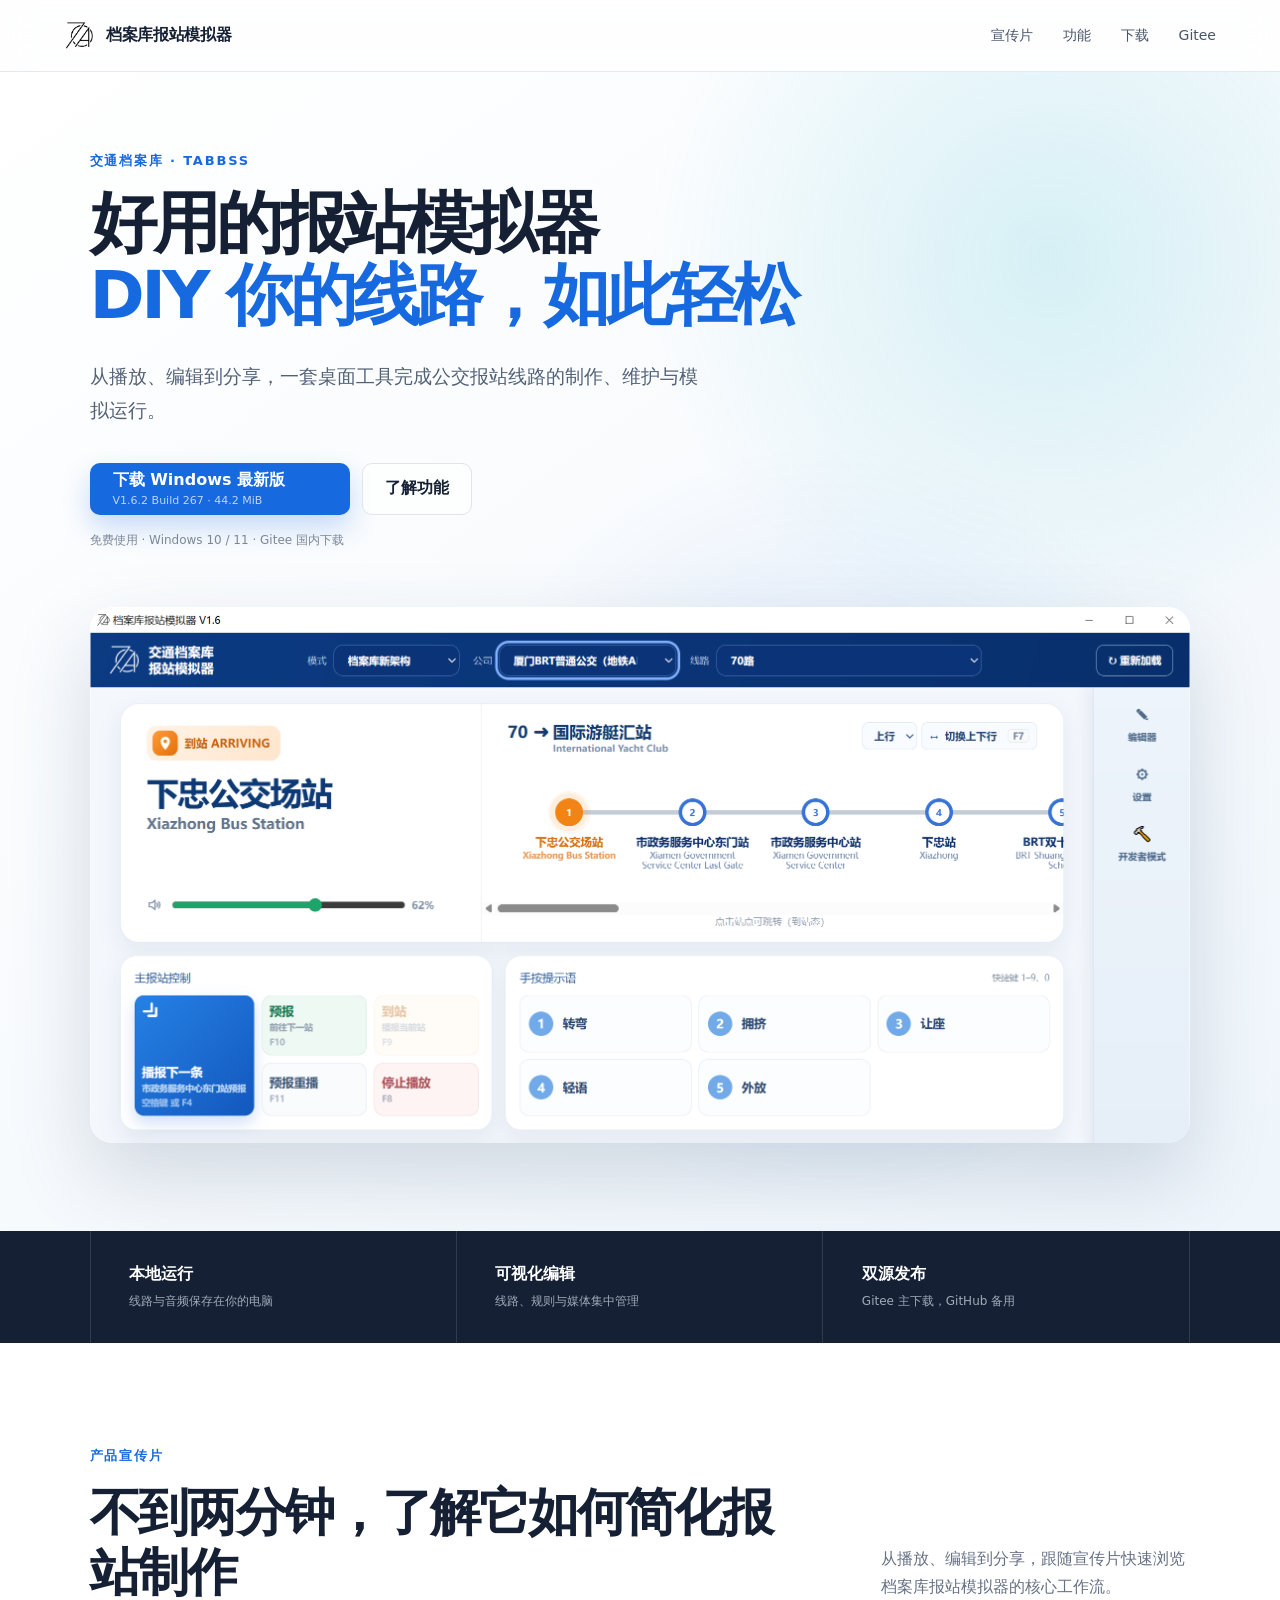
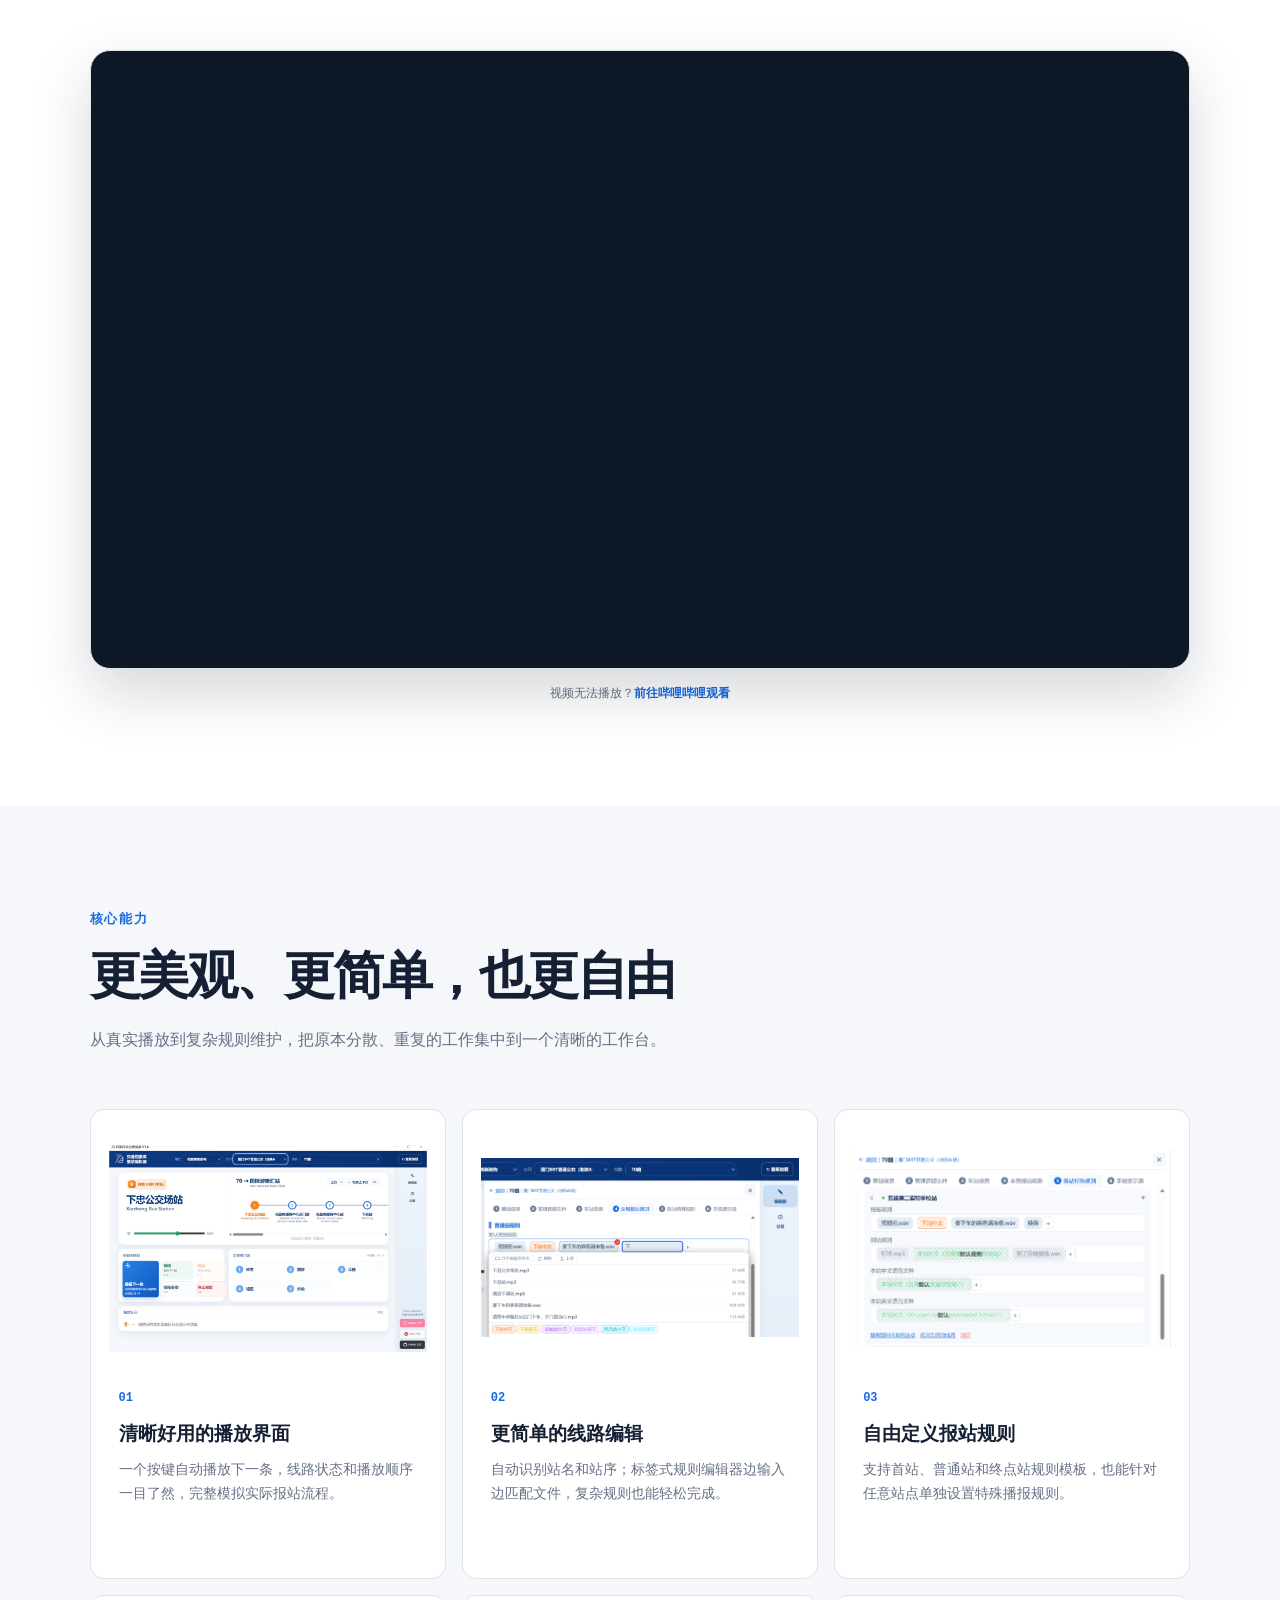
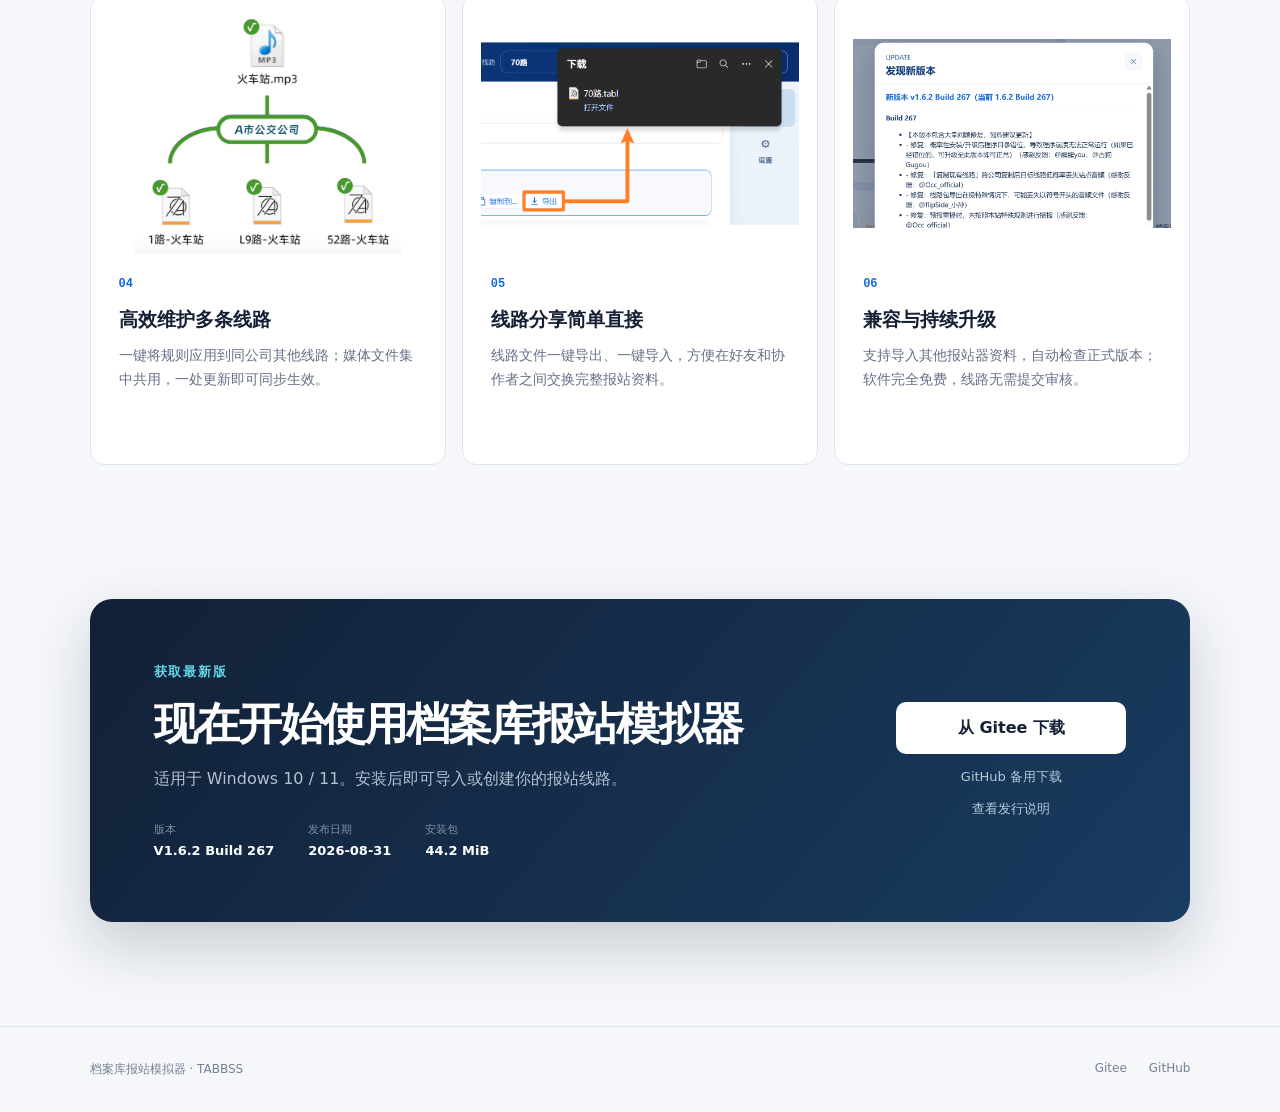
<file: website/index.html>
<!doctype html>
<html lang="zh-CN">
<head>
  <meta charset="utf-8">
  <meta name="viewport" content="width=device-width, initial-scale=1">
  <meta name="description" content="档案库报站模拟器：面向公交报站档案整理、线路编辑与模拟播放的 Windows 桌面工具。">
  <meta name="theme-color" content="#152034">
  <link rel="icon" href="data:image/svg+xml,%3Csvg xmlns='http://www.w3.org/2000/svg' viewBox='0 0 64 64'%3E%3Crect width='64' height='64' rx='14' fill='%23152034'/%3E%3Cpath d='M13 13h36L17 51m15-8 19-27v27M38 34h13' fill='none' stroke='white' stroke-width='5'/%3E%3C/svg%3E">
  <title>档案库报站模拟器</title>
  <link rel="stylesheet" href="./styles.css">
</head>
<body>
  <header class="site-header">
    <a class="brand" href="#top" aria-label="档案库报站模拟器首页">
      <img class="brand-mark" src="./assets/tabbss-logo.png" alt="">
      <span>档案库报站模拟器</span>
    </a>
    <nav aria-label="主导航">
      <a href="#video">宣传片</a>
      <a href="#features">功能</a>
      <a href="#download">下载</a>
      <a href="https://gitee.com/rjhu/TABBSS" target="_blank" rel="noreferrer">Gitee</a>
    </nav>
  </header>

  <main id="top">
    <section class="hero">
      <div class="hero-copy">
        <p class="eyebrow">交通档案库 · TABBSS</p>
        <h1>好用的报站模拟器<br><span>DIY 你的线路，如此轻松</span></h1>
        <p class="hero-lead">从播放、编辑到分享，一套桌面工具完成公交报站线路的制作、维护与模拟运行。</p>
        <div class="hero-actions">
          <a class="button button-primary download-link" href="https://gitee.com/rjhu/TABBSS/releases" data-download="gitee">
            <span>下载 Windows 最新版</span>
            <small class="download-summary">正在读取版本信息…</small>
          </a>
          <a class="button button-secondary" href="#features">了解功能</a>
        </div>
        <p class="support-note">免费使用 · Windows 10 / 11 · Gitee 国内下载</p>
      </div>

      <div class="hero-screenshot">
        <img src="./assets/hero-player.png" alt="档案库报站模拟器播放界面">
      </div>
    </section>

    <section class="trust-strip" aria-label="产品特点">
      <div><strong>本地运行</strong><span>线路与音频保存在你的电脑</span></div>
      <div><strong>可视化编辑</strong><span>线路、规则与媒体集中管理</span></div>
      <div><strong>双源发布</strong><span>Gitee 主下载，GitHub 备用</span></div>
    </section>

    <section class="video-section section" id="video">
      <div class="section-heading video-heading">
        <div>
          <p class="eyebrow">产品宣传片</p>
          <h2>不到两分钟，了解它如何简化报站制作</h2>
        </div>
        <p>从播放、编辑到分享，跟随宣传片快速浏览档案库报站模拟器的核心工作流。</p>
      </div>
      <div class="video-frame">
        <iframe
          src="https://player.bilibili.com/player.html?bvid=BV1Q68t6CEsr&page=1&high_quality=1&danmaku=0&autoplay=0"
          title="档案库报站模拟器宣传片"
          loading="lazy"
          scrolling="no"
          frameborder="0"
          allow="fullscreen; autoplay; encrypted-media; picture-in-picture"
          referrerpolicy="strict-origin-when-cross-origin"
          allowfullscreen></iframe>
      </div>
      <p class="video-fallback">视频无法播放？<a href="https://www.bilibili.com/video/BV1Q68t6CEsr/" target="_blank" rel="noreferrer">前往哔哩哔哩观看</a></p>
    </section>

    <section class="features section" id="features">
      <div class="section-heading">
        <p class="eyebrow">核心能力</p>
        <h2>更美观、更简单，也更自由</h2>
        <p>从真实播放到复杂规则维护，把原本分散、重复的工作集中到一个清晰的工作台。</p>
      </div>
      <div class="feature-grid">
        <article>
          <div class="feature-visual"><img src="./assets/features/01-player.png" alt="档案库报站模拟器播放界面"></div>
          <span>01</span><h3>清晰好用的播放界面</h3><p>一个按键自动播放下一条，线路状态和播放顺序一目了然，完整模拟实际报站流程。</p>
        </article>
        <article>
          <div class="feature-visual"><img src="./assets/features/02-global-rules.png" alt="全局报站规则标签式编辑界面"></div>
          <span>02</span><h3>更简单的线路编辑</h3><p>自动识别站名和站序；标签式规则编辑器边输入边匹配文件，复杂规则也能轻松完成。</p>
        </article>
        <article>
          <div class="feature-visual"><img src="./assets/features/03-station-rules.png" alt="各站特殊规则编辑界面"></div>
          <span>03</span><h3>自由定义报站规则</h3><p>支持首站、普通站和终点站规则模板，也能针对任意站点单独设置特殊播报规则。</p>
        </article>
        <article>
          <div class="feature-visual"><img src="./assets/features/04-shared-media.png" alt="同公司线路共享媒体文件示意图"></div>
          <span>04</span><h3>高效维护多条线路</h3><p>一键将规则应用到同公司其他线路；媒体文件集中共用，一处更新即可同步生效。</p>
        </article>
        <article>
          <div class="feature-visual"><img src="./assets/features/05-export.png" alt="一键导出线路文件界面"></div>
          <span>05</span><h3>线路分享简单直接</h3><p>线路文件一键导出、一键导入，方便在好友和协作者之间交换完整报站资料。</p>
        </article>
        <article>
          <div class="feature-visual"><img src="./assets/features/06-update.png" alt="自动检查更新界面"></div>
          <span>06</span><h3>兼容与持续升级</h3><p>支持导入其他报站器资料，自动检查正式版本；软件完全免费，线路无需提交审核。</p>
        </article>
      </div>
    </section>

    <section class="download-section section" id="download">
      <div class="download-card">
        <div>
          <p class="eyebrow">获取最新版</p>
          <h2>现在开始使用档案库报站模拟器</h2>
          <p>适用于 Windows 10 / 11。安装后即可导入或创建你的报站线路。</p>
          <dl>
            <div><dt>版本</dt><dd id="versionText">V1.6.2 Build 267</dd></div>
            <div><dt>发布日期</dt><dd id="publishedText">2026-08-31</dd></div>
            <div><dt>安装包</dt><dd id="sizeText">44.2 MiB</dd></div>
          </dl>
        </div>
        <div class="download-actions">
          <a class="button button-light download-link" href="https://gitee.com/rjhu/TABBSS/releases" data-download="gitee">从 Gitee 下载</a>
          <a class="text-link download-link" href="https://github.com/R-J-Hu/TABBSS/releases" data-download="github">GitHub 备用下载</a>
          <a class="text-link" id="releasePageLink" href="https://gitee.com/rjhu/TABBSS/releases" target="_blank" rel="noreferrer">查看发行说明</a>
        </div>
      </div>
    </section>
  </main>

  <footer>
    <span>档案库报站模拟器 · TABBSS</span>
    <div><a href="https://gitee.com/rjhu/TABBSS" target="_blank" rel="noreferrer">Gitee</a><a href="https://github.com/R-J-Hu/TABBSS" target="_blank" rel="noreferrer">GitHub</a></div>
  </footer>

  <script src="./app.js" defer></script>
</body>
</html>
</file>
<file: website/styles.css>
:root {
  color-scheme: light;
  --ink: #152034;
  --muted: #667085;
  --line: #dfe5ed;
  --blue: #1769e0;
  --blue-dark: #0e4fab;
  --cyan: #29b8cd;
  --paper: #f5f7fa;
  --white: #fff;
  font-family: Inter, "Segoe UI", "Microsoft YaHei", system-ui, sans-serif;
}

* { box-sizing: border-box; }
html { scroll-behavior: smooth; }
body { margin: 0; color: var(--ink); background: var(--paper); }
a { color: inherit; text-decoration: none; }
button { font: inherit; }

.site-header {
  height: 72px;
  padding: 0 clamp(24px, 5vw, 80px);
  display: flex;
  align-items: center;
  justify-content: space-between;
  background: rgba(255,255,255,.88);
  border-bottom: 1px solid rgba(223,229,237,.85);
  backdrop-filter: blur(16px);
  position: sticky;
  top: 0;
  z-index: 10;
}

.brand { display: flex; align-items: center; gap: 11px; font-weight: 750; letter-spacing: -.02em; }
.brand-mark { width: 31px; height: 31px; object-fit: contain; }
nav { display: flex; gap: 30px; font-size: 14px; color: #48566a; }
nav a:hover, footer a:hover { color: var(--blue); }

.hero {
  min-height: 650px;
  padding: 80px clamp(24px, 7vw, 112px) 88px;
  display: flex;
  flex-direction: column;
  gap: 58px;
  overflow: hidden;
  background:
    radial-gradient(circle at 82% 16%, rgba(41,184,205,.17), transparent 28%),
    radial-gradient(circle at 65% 65%, rgba(23,105,224,.13), transparent 34%),
    linear-gradient(145deg, #fff 0%, #f7fafd 55%, #eef5fb 100%);
}
.hero-copy { width: min(920px, 100%); }

.eyebrow { margin: 0 0 18px; color: var(--blue); font-size: 13px; font-weight: 800; letter-spacing: .14em; text-transform: uppercase; }
h1 { margin: 0; font-size: clamp(46px, 5.2vw, 76px); line-height: 1.08; letter-spacing: -.055em; }
h1 span { color: var(--blue); }
.hero-lead { max-width: 610px; margin: 28px 0 0; color: #526176; font-size: clamp(17px, 1.5vw, 20px); line-height: 1.8; }
.hero-actions { display: flex; align-items: stretch; gap: 12px; margin-top: 34px; }
.button { min-height: 52px; padding: 0 22px; border: 1px solid transparent; border-radius: 10px; display: inline-flex; align-items: center; justify-content: center; font-weight: 750; transition: transform .18s ease, background .18s ease, box-shadow .18s ease; }
.button:hover { transform: translateY(-2px); }
.button-primary { min-width: 260px; flex-direction: column; align-items: flex-start; color: #fff; background: var(--blue); box-shadow: 0 12px 28px rgba(23,105,224,.24); }
.button-primary:hover { background: var(--blue-dark); box-shadow: 0 16px 32px rgba(23,105,224,.28); }
.button-primary small { margin-top: 3px; color: rgba(255,255,255,.72); font-size: 11px; font-weight: 500; }
.button-secondary { background: rgba(255,255,255,.72); border-color: var(--line); }
.button-secondary:hover { background: #fff; }
.support-note { margin: 17px 0 0; color: #7b8798; font-size: 12px; }

.hero-screenshot { width: 100%; overflow: hidden; border-radius: 22px; box-shadow: 0 34px 80px rgba(46,73,108,.18); }
.hero-screenshot img { width: 100%; height: auto; display: block; }

.trust-strip { padding: 0 clamp(24px, 7vw, 112px); display: grid; grid-template-columns: repeat(3, 1fr); background: var(--ink); color: #fff; }
.trust-strip div { min-height: 112px; padding: 28px clamp(18px, 3vw, 44px); display: flex; flex-direction: column; justify-content: center; gap: 8px; border-right: 1px solid rgba(255,255,255,.12); }
.trust-strip div:first-child { border-left: 1px solid rgba(255,255,255,.12); }
.trust-strip strong { font-size: 16px; }
.trust-strip span { color: #9eabba; font-size: 12px; }

.section { padding: 104px clamp(24px, 7vw, 112px); }
.section-heading { max-width: 720px; }
.section h2 { margin: 0; font-size: clamp(34px, 4vw, 54px); line-height: 1.16; letter-spacing: -.045em; }
.section-heading > p:last-child { margin: 20px 0 0; color: var(--muted); line-height: 1.8; }

.video-section { background: #fff; }
.video-heading { max-width: none; display: grid; grid-template-columns: minmax(0, 1.4fr) minmax(280px, .6fr); gap: 70px; align-items: end; }
.video-heading > p { margin: 0 0 5px; color: var(--muted); line-height: 1.8; }
.video-frame { position: relative; aspect-ratio: 16 / 9; margin-top: 48px; overflow: hidden; border: 1px solid var(--line); border-radius: 20px; background: #0d1726; box-shadow: 0 24px 60px rgba(21,32,52,.18); }
.video-frame iframe { position: absolute; inset: 0; width: 100%; height: 100%; }
.video-fallback { margin: 16px 0 0; color: var(--muted); font-size: 12px; text-align: center; }
.video-fallback a { color: var(--blue); font-weight: 700; }

.features { background: var(--paper); }
.feature-grid { display: grid; grid-template-columns: repeat(3, 1fr); gap: 16px; margin-top: 54px; }
.feature-grid article { min-height: 470px; padding: 18px; border: 1px solid var(--line); border-radius: 14px; background: #fff; transition: transform .2s ease, box-shadow .2s ease; }
.feature-grid article:hover { transform: translateY(-5px); box-shadow: 0 18px 38px rgba(35,58,87,.09); }
.feature-grid article > span { color: var(--blue); font: 800 12px/1 monospace; }
.feature-grid h3 { margin: 16px 10px 10px; font-size: 19px; }
.feature-grid p { margin: 0; color: var(--muted); font-size: 14px; line-height: 1.75; }
.feature-grid article > p, .feature-grid article > span { margin-left: 10px; margin-right: 10px; }
.feature-visual { height: 240px; margin-bottom: 18px; overflow: hidden; }
.feature-visual img { width: 100%; height: 100%; display: block; object-fit: contain; }

.download-section { padding-top: 30px; }
.download-card { padding: clamp(34px, 5vw, 68px); display: grid; grid-template-columns: 1fr auto; gap: 64px; align-items: center; border-radius: 22px; color: #fff; background: linear-gradient(130deg, #122036, #193c61); box-shadow: 0 24px 60px rgba(21,32,52,.2); }
.download-card .eyebrow { color: #63d5e5; }
.download-card h2 { max-width: 720px; font-size: clamp(30px, 3.4vw, 48px); }
.download-card p:not(.eyebrow) { color: #b2c0d0; line-height: 1.7; }
dl { display: flex; gap: 34px; margin: 30px 0 0; }
dl div { display: flex; flex-direction: column; gap: 6px; }
dt { color: #8091a6; font-size: 11px; }
dd { margin: 0; font-size: 13px; font-weight: 700; }
.download-actions { min-width: 230px; display: flex; flex-direction: column; align-items: stretch; gap: 14px; text-align: center; }
.button-light { color: var(--ink); background: #fff; }
.button-light:hover { background: #eaf3ff; }
.text-link { color: #b7c8da; font-size: 13px; }
.text-link:hover { color: #fff; }

footer { padding: 34px clamp(24px, 7vw, 112px); display: flex; justify-content: space-between; color: #758195; border-top: 1px solid var(--line); font-size: 12px; }
footer div { display: flex; gap: 22px; }

@media (max-width: 1000px) {
  .hero { padding-top: 62px; }
  .hero-copy { max-width: 760px; }
  .feature-grid { grid-template-columns: repeat(2, 1fr); }
  .video-heading { grid-template-columns: 1fr; gap: 20px; }
  .download-card { grid-template-columns: 1fr; gap: 38px; }
  .download-actions { max-width: 320px; }
}

@media (max-width: 640px) {
  .site-header { height: 62px; padding: 0 18px; }
  .brand span { font-size: 14px; }
  .brand-mark { width: 27px; height: 27px; }
  nav a:not(:last-child) { display: none; }
  .hero { min-height: 0; padding: 54px 20px 62px; gap: 42px; }
  h1 { font-size: clamp(39px, 11vw, 54px); }
  .hero-lead { font-size: 16px; }
  .hero-actions { flex-direction: column; }
  .button-primary { width: 100%; align-items: center; }
  .hero-screenshot { border-radius: 12px; }
  .trust-strip { grid-template-columns: 1fr; padding: 0 20px; }
  .trust-strip div, .trust-strip div:first-child { min-height: 86px; padding: 20px; border-left: 0; border-right: 0; border-bottom: 1px solid rgba(255,255,255,.12); }
  .section { padding: 76px 20px; }
  .video-frame { margin-top: 34px; border-radius: 12px; }
  .feature-grid { grid-template-columns: minmax(0, 1fr); margin-top: 38px; }
  .feature-grid article { min-width: 0; min-height: 450px; }
  .feature-visual { height: 230px; }
  .download-section { padding-top: 0; }
  .download-card { padding: 32px 24px; border-radius: 16px; }
  dl { flex-wrap: wrap; gap: 20px 28px; }
  footer { padding: 28px 20px; flex-direction: column; gap: 15px; }
}

@media (prefers-reduced-motion: reduce) {
  html { scroll-behavior: auto; }
  *, *::before, *::after { transition: none !important; }
}
</file>
